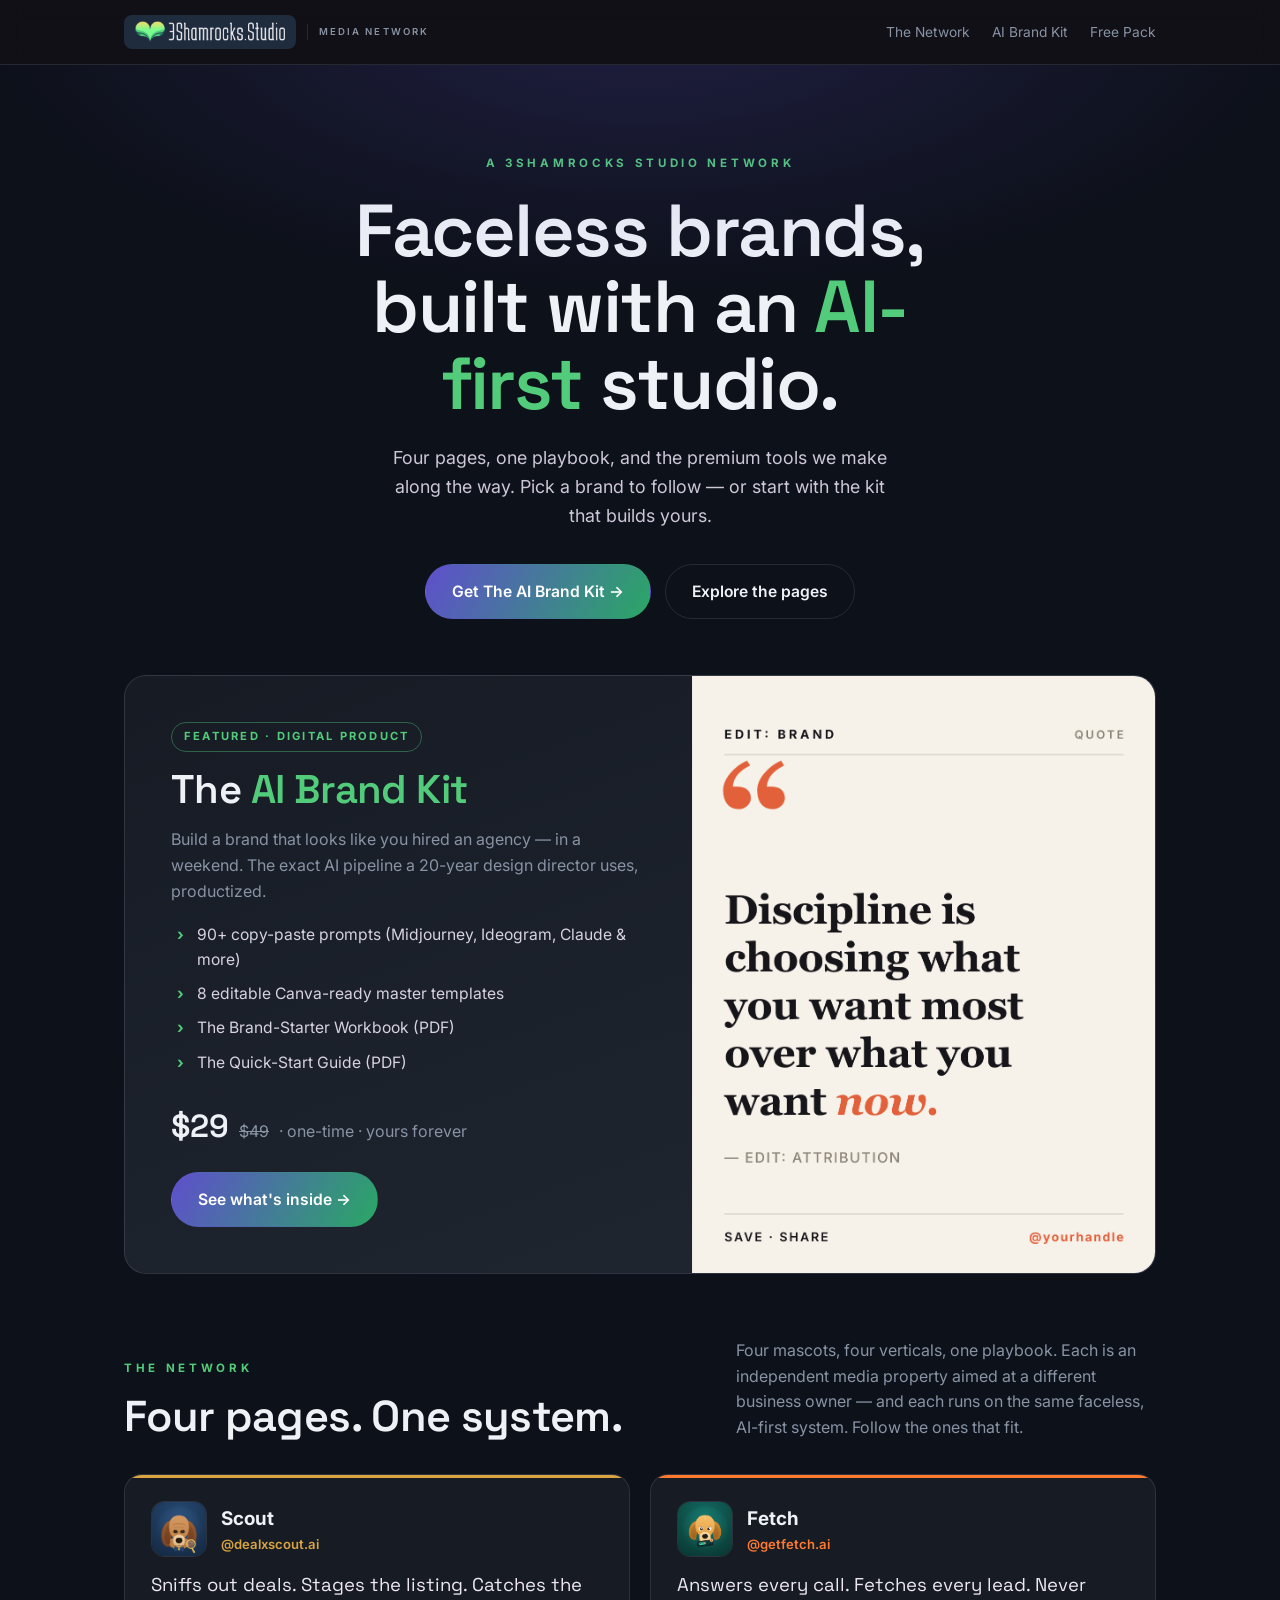
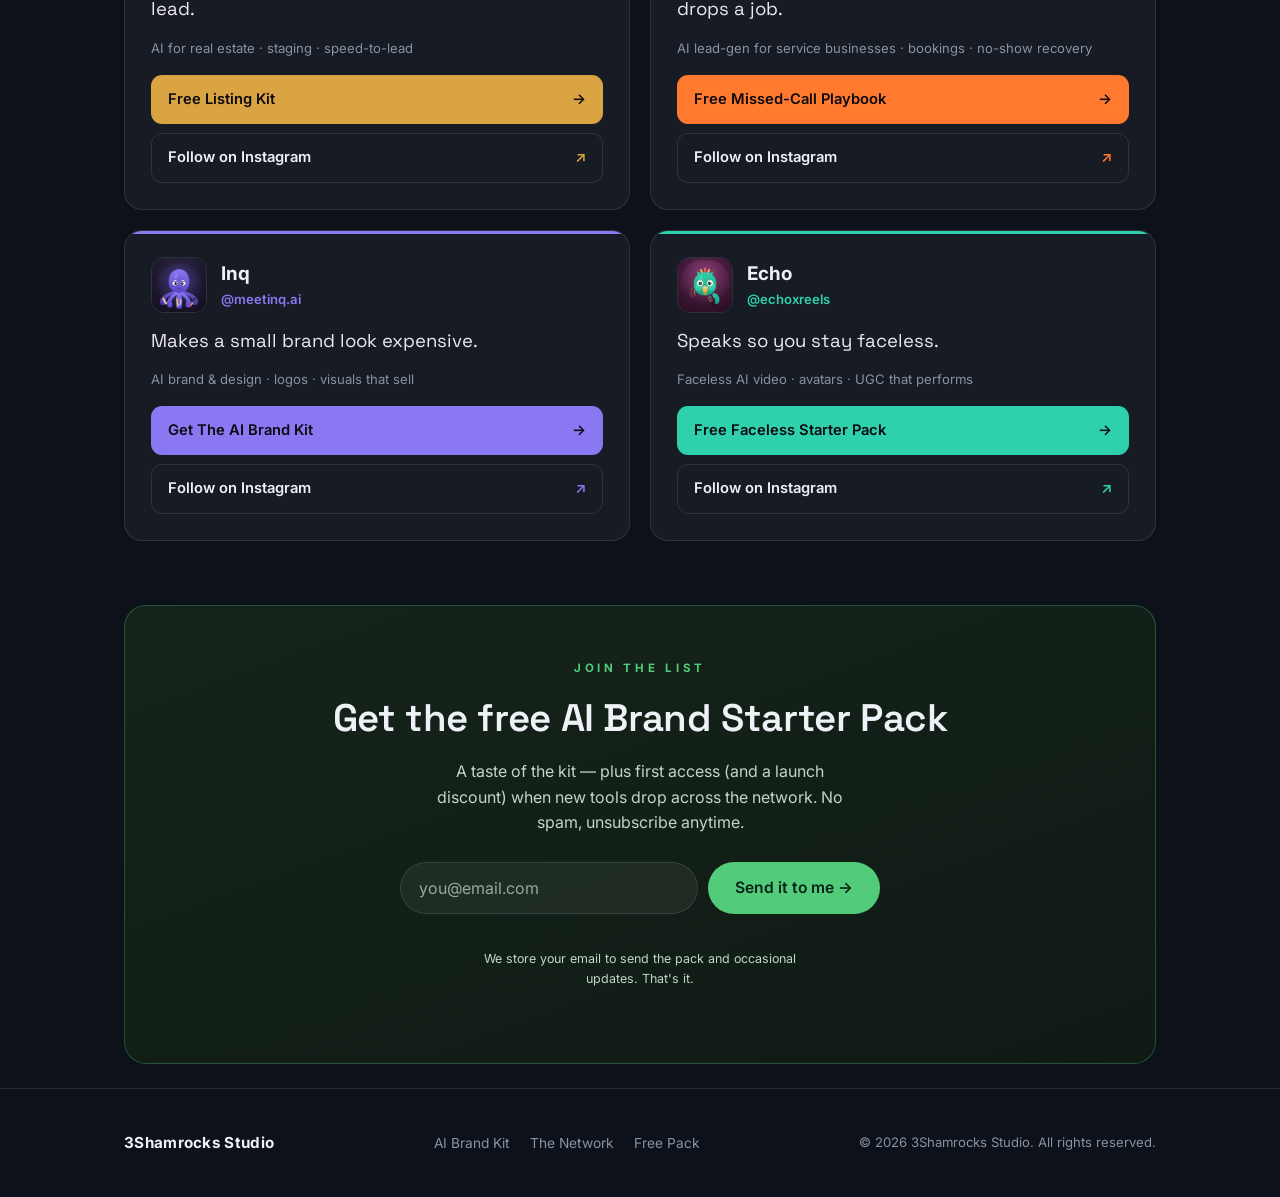
<file: index.html>
<!DOCTYPE html>
<html lang="en">
<head>
<meta charset="UTF-8">
<meta name="viewport" content="width=device-width, initial-scale=1">
<title>3Shamrocks Media Network — faceless brands, built with an AI-first studio</title>
<meta name="description" content="The 3Shamrocks Media Network: a portfolio of faceless brands and the digital tools we build — including The AI Brand Kit. Follow the pages, grab the kit, join the list.">
<meta name="theme-color" content="#121016">
<link rel="icon" href="assets/3s-logo.png" type="image/png">
<!-- Open Graph -->
<meta property="og:title" content="3Shamrocks Media Network">
<meta property="og:description" content="Faceless brands + the AI-powered tools we build. Start with The AI Brand Kit.">
<meta property="og:type" content="website">
<!-- Fonts (graceful fallback to Georgia/Helvetica if blocked) -->
<link rel="preconnect" href="https://fonts.googleapis.com">
<link rel="preconnect" href="https://fonts.gstatic.com" crossorigin>
<link href="https://fonts.googleapis.com/css2?family=Space+Grotesk:wght@400;500;600;700&family=Inter:wght@400;500;600;700&display=swap" rel="stylesheet">
<link rel="stylesheet" href="assets/styles.css">
</head>
<body>

<!-- ===== top bar ===== -->
<header class="topbar">
  <div class="wrap">
    <a class="brandmark" href="#top" aria-label="3Shamrocks Studio — Media Network">
      <span class="logo-back"><img class="logo" src="assets/3shamrocks.png" alt="3Shamrocks Studio"></span>
      <span class="tag">Media Network</span>
    </a>
    <nav class="topnav">
      <a href="#network">The Network</a>
      <a href="kit.html">AI Brand Kit</a>
      <a href="#get-access">Free Pack</a>
    </nav>
  </div>
</header>

<a id="top"></a>

<!-- ===== hero ===== -->
<section class="hero">
  <div class="wrap">
    <span class="eyebrow">A 3Shamrocks Studio network</span>
    <h1>Faceless brands, built with an <em>AI-first</em> studio.</h1>
    <p class="lede">Four pages, one playbook, and the premium tools we make along the way. Pick a brand to follow — or start with the kit that builds yours.</p>
    <div class="cta-row">
      <a class="btn btn-primary" href="kit.html">Get The AI Brand Kit →</a>
      <a class="btn btn-ghost" href="#network">Explore the pages</a>
    </div>
  </div>
</section>

<!-- ===== featured product ===== -->
<section class="wrap" id="featured">
  <div class="feature">
    <div class="copy">
      <span class="tag">Featured · Digital Product</span>
      <h3>The <em>AI Brand Kit</em></h3>
      <p class="muted">Build a brand that looks like you hired an agency — in a weekend. The exact AI pipeline a 20-year design director uses, productized.</p>
      <ul>
        <li>90+ copy-paste prompts (Midjourney, Ideogram, Claude &amp; more)</li>
        <li>8 editable Canva-ready master templates</li>
        <li>The Brand-Starter Workbook (PDF)</li>
        <li>The Quick-Start Guide (PDF)</li>
      </ul>
      <div class="price">
        <span class="now serif">$29</span>
        <span class="was">$49</span>
        <span class="muted">· one-time · yours forever</span>
      </div>
      <a class="btn btn-primary" href="kit.html">See what's inside →</a>
    </div>
    <div class="visual" role="img" aria-label="Preview of an AI Brand Kit template"></div>
  </div>
</section>

<!-- ===== the network ===== -->
<section id="network">
  <div class="wrap">
    <div class="section-head">
      <div>
        <span class="eyebrow">The Network</span>
        <h2>Four pages. One system.</h2>
      </div>
      <p>Four mascots, four verticals, one playbook. Each is an independent media property aimed at a different business owner — and each runs on the same faceless, AI-first system. Follow the ones that fit.</p>
    </div>

    <div class="brand-grid">

      <!-- Scout -->
      <article class="brand-card" id="scout" style="--accent:var(--scout)">
        <div class="head">
          <img src="assets/brands/scout.png" alt="Scout — bloodhound mascot logo">
          <div>
            <div class="name">Scout</div>
            <div class="handle">@dealxscout.ai</div>
          </div>
        </div>
        <p class="promise">Sniffs out deals. Stages the listing. Catches the lead.</p>
        <p class="pillars">AI for real estate · staging · speed-to-lead</p>
        <div class="links">
          <a class="lnk solid" href="#get-access">Free Listing Kit <span class="arr">→</span></a>
          <a class="lnk" href="https://instagram.com/dealxscout.ai" target="_blank" rel="noopener">Follow on Instagram <span class="arr">↗</span></a>
        </div>
      </article>

      <!-- Fetch -->
      <article class="brand-card" id="fetch" style="--accent:var(--fetch)">
        <div class="head">
          <img src="assets/brands/fetch.png" alt="Fetch — golden retriever mascot logo">
          <div>
            <div class="name">Fetch</div>
            <div class="handle">@getfetch.ai</div>
          </div>
        </div>
        <p class="promise">Answers every call. Fetches every lead. Never drops a job.</p>
        <p class="pillars">AI lead-gen for service businesses · bookings · no-show recovery</p>
        <div class="links">
          <a class="lnk solid" href="#get-access">Free Missed-Call Playbook <span class="arr">→</span></a>
          <a class="lnk" href="https://instagram.com/getfetch.ai" target="_blank" rel="noopener">Follow on Instagram <span class="arr">↗</span></a>
        </div>
      </article>

      <!-- Inq -->
      <article class="brand-card" id="inq" style="--accent:var(--inq)">
        <div class="head">
          <img src="assets/brands/inq.png" alt="Inq — octopus mascot logo">
          <div>
            <div class="name">Inq</div>
            <div class="handle">@meetinq.ai</div>
          </div>
        </div>
        <p class="promise">Makes a small brand look expensive.</p>
        <p class="pillars">AI brand &amp; design · logos · visuals that sell</p>
        <div class="links">
          <a class="lnk solid" href="kit.html">Get The AI Brand Kit <span class="arr">→</span></a>
          <a class="lnk" href="https://instagram.com/meetinq.ai" target="_blank" rel="noopener">Follow on Instagram <span class="arr">↗</span></a>
        </div>
      </article>

      <!-- Echo -->
      <article class="brand-card" id="echo" style="--accent:var(--echo)">
        <div class="head">
          <img src="assets/brands/echo.png" alt="Echo — parrot mascot logo">
          <div>
            <div class="name">Echo</div>
            <div class="handle">@echoxreels</div>
          </div>
        </div>
        <p class="promise">Speaks so you stay faceless.</p>
        <p class="pillars">Faceless AI video · avatars · UGC that performs</p>
        <div class="links">
          <a class="lnk solid" href="#get-access">Free Faceless Starter Pack <span class="arr">→</span></a>
          <a class="lnk" href="https://instagram.com/echoxreels" target="_blank" rel="noopener">Follow on Instagram <span class="arr">↗</span></a>
        </div>
      </article>

    </div>
  </div>
</section>

<!-- ===== email capture ===== -->
<section class="wrap" id="get-access">
  <div class="capture">
    <span class="eyebrow">Join the list</span>
    <h2>Get the free AI Brand Starter Pack</h2>
    <p>A taste of the kit — plus first access (and a launch discount) when new tools drop across the network. No spam, unsubscribe anytime.</p>
    <form class="eform" data-source="hub" novalidate>
      <input type="email" name="email" placeholder="you@email.com" aria-label="Email address" required>
      <button class="btn btn-emerald" type="submit">Send it to me →</button>
    </form>
    <div class="form-msg" role="status" aria-live="polite"></div>
    <p class="form-note">We store your email to send the pack and occasional updates. That's it.</p>
  </div>
</section>

<!-- ===== footer ===== -->
<footer>
  <div class="wrap">
    <span class="footer-word">3Shamrocks Studio</span>
    <nav class="fnav">
      <a href="kit.html">AI Brand Kit</a>
      <a href="#network">The Network</a>
      <a href="#get-access">Free Pack</a>
    </nav>
    <small>© <span data-year>2026</span> 3Shamrocks Studio. All rights reserved.</small>
  </div>
</footer>

<script src="assets/app.js"></script>
</body>
</html>
</file>
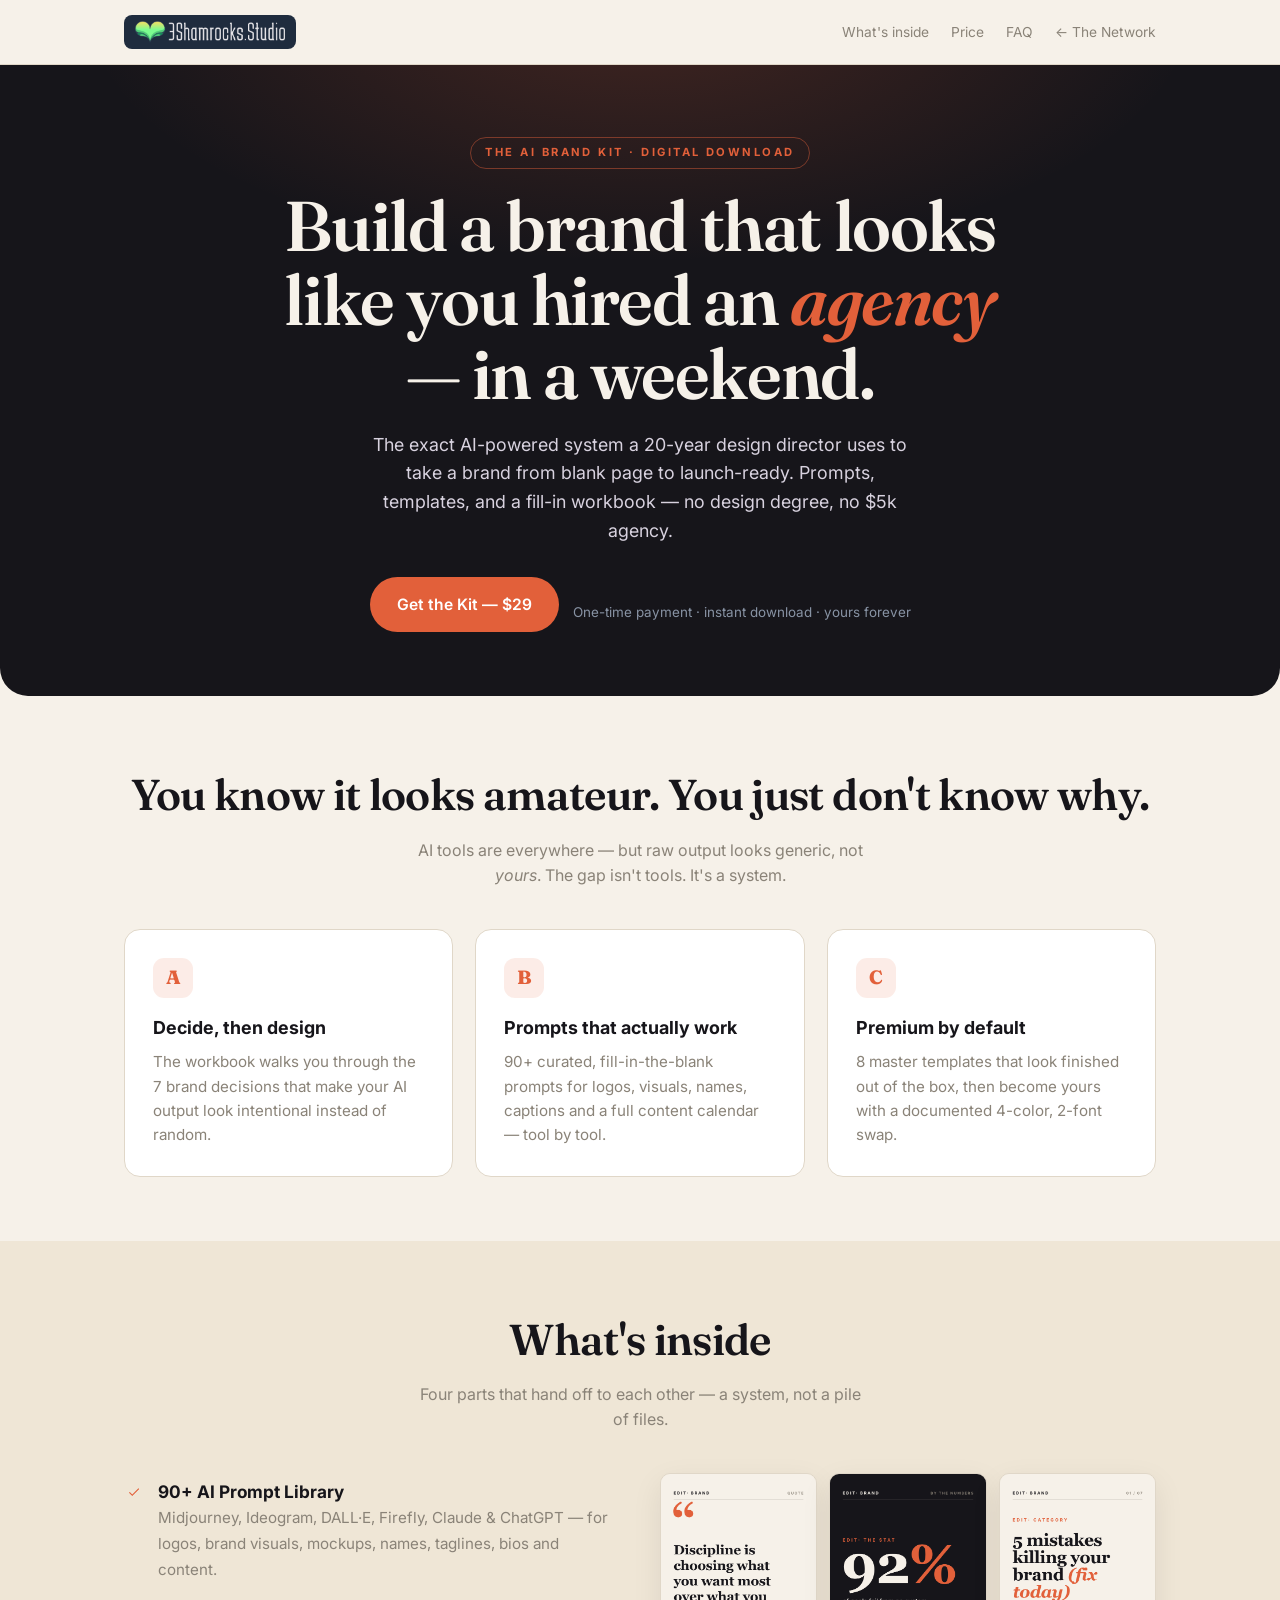
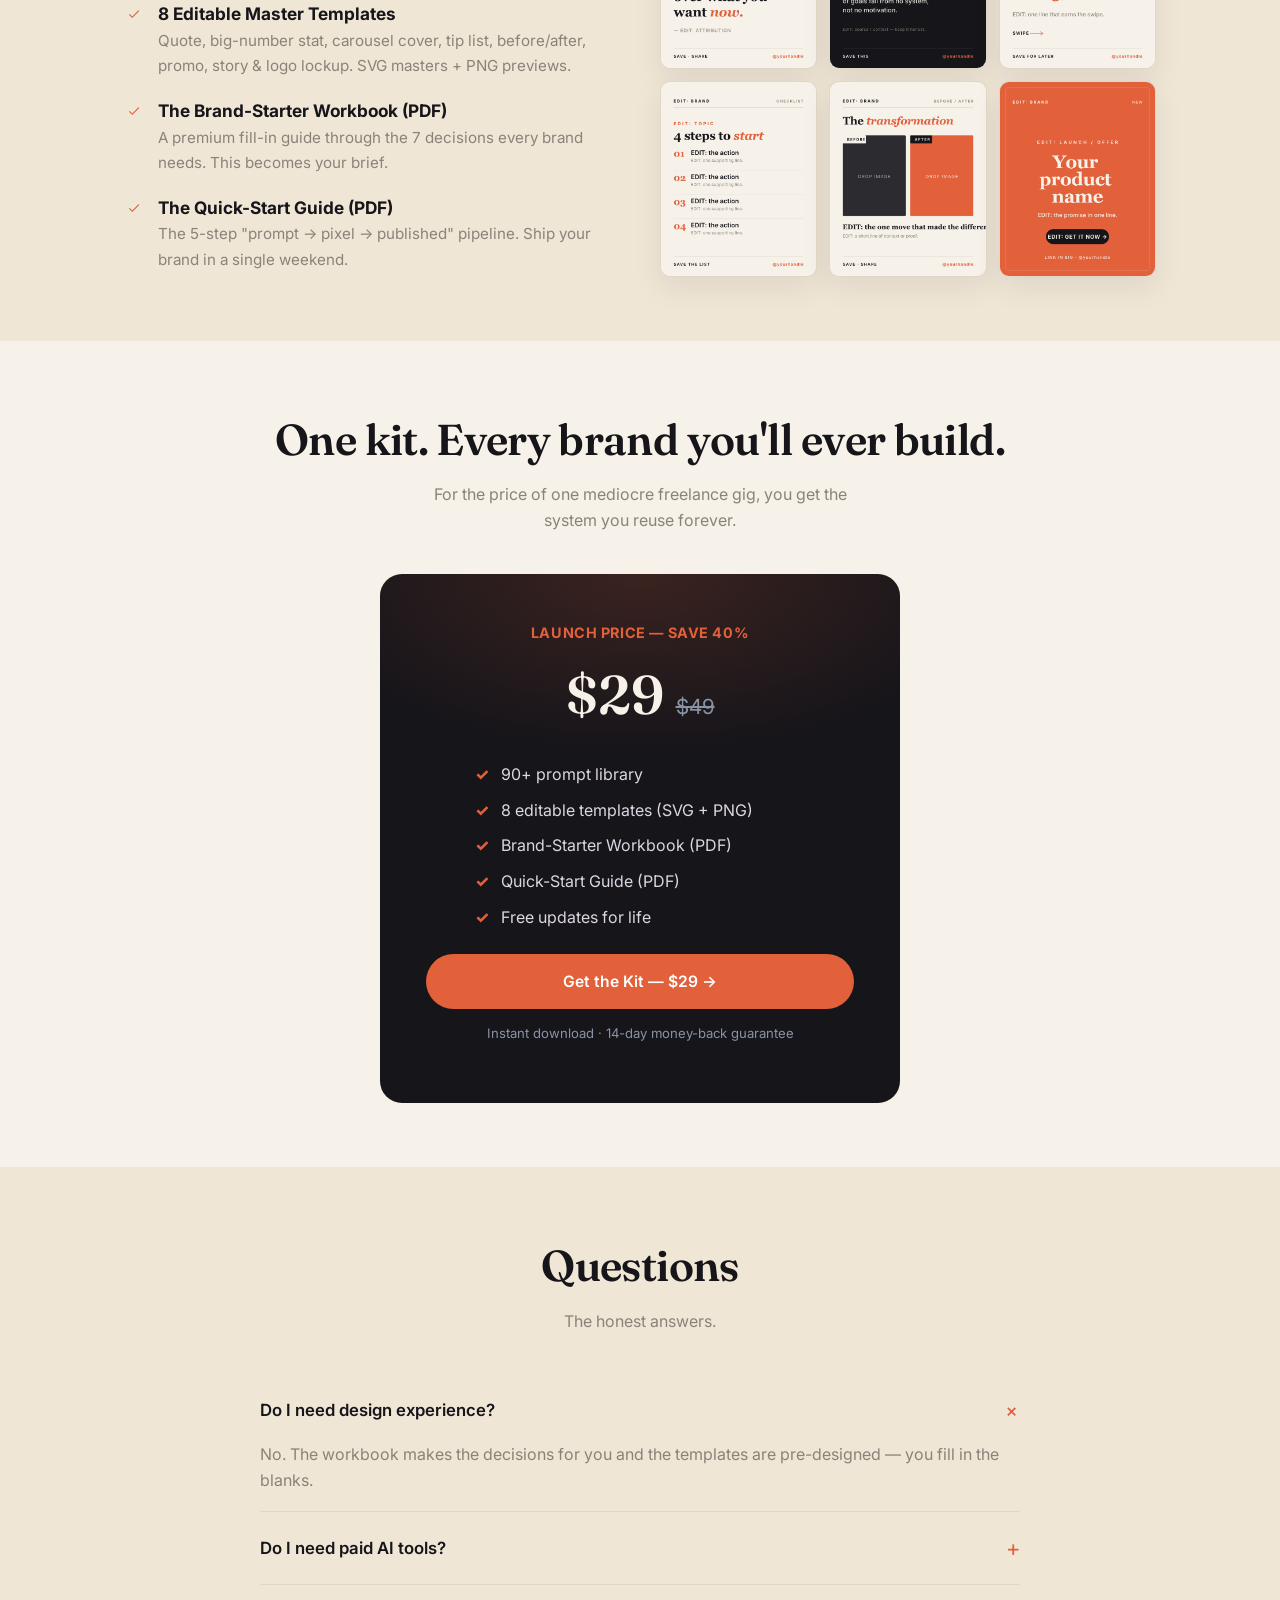
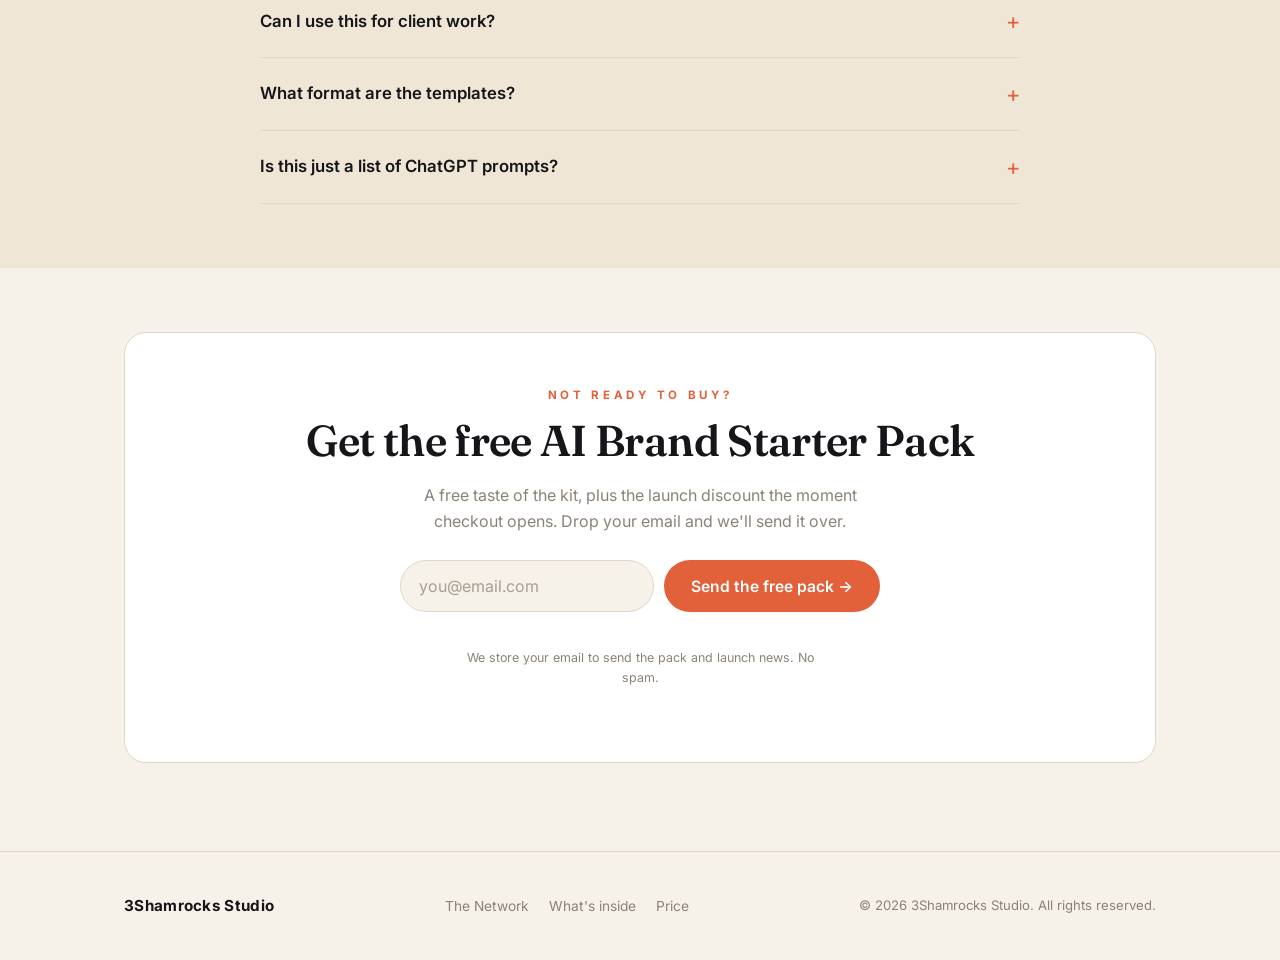
<file: kit.html>
<!DOCTYPE html>
<html lang="en">
<head>
<meta charset="UTF-8">
<meta name="viewport" content="width=device-width, initial-scale=1">
<title>The AI Brand Kit — build a premium brand in a weekend | 3Shamrocks Studio</title>
<meta name="description" content="The AI Brand Kit: 90+ prompts, 8 editable templates, and two premium PDF guides. The exact AI pipeline a 20-year design director uses to take a brand from blank page to launch-ready. $29.">
<meta name="theme-color" content="#121016">
<link rel="icon" href="assets/3s-logo.png" type="image/png">
<meta property="og:title" content="The AI Brand Kit — build a premium brand in a weekend">
<meta property="og:description" content="90+ prompts, 8 editable templates, a fill-in workbook & quick-start guide. $29.">
<meta property="og:type" content="product">
<link rel="preconnect" href="https://fonts.googleapis.com">
<link rel="preconnect" href="https://fonts.gstatic.com" crossorigin>
<link href="https://fonts.googleapis.com/css2?family=Fraunces:ital,opsz,wght@0,9..144,400;0,9..144,600;1,9..144,500;1,9..144,600&family=Inter:wght@400;500;600;700&display=swap" rel="stylesheet">
<link rel="stylesheet" href="assets/styles.css">
</head>
<body class="kit">

<!-- ===== top bar ===== -->
<header class="topbar">
  <div class="wrap">
    <a class="brandmark" href="index.html" aria-label="3Shamrocks Studio">
      <span class="logo-back"><img class="logo" src="assets/3shamrocks.png" alt="3Shamrocks Studio"></span>
    </a>
    <nav class="topnav">
      <a href="#inside">What's inside</a>
      <a href="#price">Price</a>
      <a href="#faq">FAQ</a>
      <a href="index.html">← The Network</a>
    </nav>
  </div>
</header>

<!-- ===== hero ===== -->
<section class="khero">
  <div class="wrap">
    <span class="tag">The AI Brand Kit · Digital download</span>
    <h1>Build a brand that looks like you hired an <em>agency</em> — in a weekend.</h1>
    <p class="lede">The exact AI-powered system a 20-year design director uses to take a brand from blank page to launch-ready. Prompts, templates, and a fill-in workbook — no design degree, no $5k agency.</p>
    <div class="cta-row">
      <a class="btn btn-primary" data-buy href="#price">Get the Kit — $29</a>
      <span class="reassure">One-time payment · instant download · yours forever</span>
    </div>
  </div>
</section>

<!-- ===== problem / benefits ===== -->
<section class="ksection">
  <div class="wrap">
    <h2>You know it looks amateur. You just don't know why.</h2>
    <p class="sub">AI tools are everywhere — but raw output looks generic, not <em>yours</em>. The gap isn't tools. It's a system.</p>
    <div class="benefits">
      <div class="benefit">
        <div class="ic">A</div>
        <h3>Decide, then design</h3>
        <p>The workbook walks you through the 7 brand decisions that make your AI output look intentional instead of random.</p>
      </div>
      <div class="benefit">
        <div class="ic">B</div>
        <h3>Prompts that actually work</h3>
        <p>90+ curated, fill-in-the-blank prompts for logos, visuals, names, captions and a full content calendar — tool by tool.</p>
      </div>
      <div class="benefit">
        <div class="ic">C</div>
        <h3>Premium by default</h3>
        <p>8 master templates that look finished out of the box, then become yours with a documented 4-color, 2-font swap.</p>
      </div>
    </div>
  </div>
</section>

<!-- ===== what's inside ===== -->
<section class="ksection" id="inside" style="background:var(--paper-2)">
  <div class="wrap">
    <h2>What's inside</h2>
    <p class="sub">Four parts that hand off to each other — a system, not a pile of files.</p>
    <div class="inside">
      <ul class="inside-list">
        <li><b>90+ AI Prompt Library</b><span>Midjourney, Ideogram, DALL·E, Firefly, Claude &amp; ChatGPT — for logos, brand visuals, mockups, names, taglines, bios and content.</span></li>
        <li><b>8 Editable Master Templates</b><span>Quote, big-number stat, carousel cover, tip list, before/after, promo, story &amp; logo lockup. SVG masters + PNG previews.</span></li>
        <li><b>The Brand-Starter Workbook (PDF)</b><span>A premium fill-in guide through the 7 decisions every brand needs. This becomes your brief.</span></li>
        <li><b>The Quick-Start Guide (PDF)</b><span>The 5-step "prompt → pixel → published" pipeline. Ship your brand in a single weekend.</span></li>
      </ul>
      <div class="gallery">
        <img src="assets/kit/t-quote.png" alt="Quote card template preview" loading="lazy">
        <img src="assets/kit/t-stat.png" alt="Stat card template preview" loading="lazy">
        <img src="assets/kit/t-carousel.png" alt="Carousel cover template preview" loading="lazy">
        <img src="assets/kit/t-tiplist.png" alt="Tip list template preview" loading="lazy">
        <img src="assets/kit/t-beforeafter.png" alt="Before and after template preview" loading="lazy">
        <img src="assets/kit/t-promo.png" alt="Promo template preview" loading="lazy">
      </div>
    </div>
  </div>
</section>

<!-- ===== price ===== -->
<section class="ksection" id="price">
  <div class="wrap">
    <h2>One kit. Every brand you'll ever build.</h2>
    <p class="sub">For the price of one mediocre freelance gig, you get the system you reuse forever.</p>
    <div class="pricebox">
      <div class="inner">
        <span class="save">LAUNCH PRICE — SAVE 40%</span>
        <div class="price">
          <span class="now">$29</span>
          <span class="was">$49</span>
        </div>
        <ul>
          <li>90+ prompt library</li>
          <li>8 editable templates (SVG + PNG)</li>
          <li>Brand-Starter Workbook (PDF)</li>
          <li>Quick-Start Guide (PDF)</li>
          <li>Free updates for life</li>
        </ul>
        <a class="btn btn-primary btn-block" data-buy href="#get-access">Get the Kit — $29 →</a>
        <p class="reassure">Instant download · 14-day money-back guarantee</p>
      </div>
    </div>
  </div>
</section>

<!-- ===== FAQ ===== -->
<section class="ksection" id="faq" style="background:var(--paper-2)">
  <div class="wrap">
    <h2>Questions</h2>
    <p class="sub">The honest answers.</p>
    <div class="faq">
      <details open><summary>Do I need design experience?</summary><p>No. The workbook makes the decisions for you and the templates are pre-designed — you fill in the blanks.</p></details>
      <details><summary>Do I need paid AI tools?</summary><p>No. The prompts work with free tiers (Ideogram, DALL·E, Claude, free Canva). Paid tools help but aren't required, and the guide tells you what's worth it.</p></details>
      <details><summary>Can I use this for client work?</summary><p>Yes — you can charge for the final designs you create. You just can't resell the kit files themselves. (Team license available — just ask.)</p></details>
      <details><summary>What format are the templates?</summary><p>Editable SVG masters plus PNG previews. Import the SVGs into Canva (Pro), Figma, Illustrator, or Affinity and swap colors + fonts.</p></details>
      <details><summary>Is this just a list of ChatGPT prompts?</summary><p>No. It's prompts <em>plus</em> the strategy, templates, and workflow that turn raw AI output into a finished, consistent brand.</p></details>
    </div>
  </div>
</section>

<!-- ===== email capture (pre-launch / lead magnet) ===== -->
<section class="ksection" id="get-access">
  <div class="wrap">
    <div class="capture">
      <span class="eyebrow" style="color:var(--clay)">Not ready to buy?</span>
      <h2>Get the free AI Brand Starter Pack</h2>
      <p>A free taste of the kit, plus the launch discount the moment checkout opens. Drop your email and we'll send it over.</p>
      <form class="eform" data-source="kit-landing" novalidate>
        <input type="email" name="email" placeholder="you@email.com" aria-label="Email address" required>
        <button class="btn btn-primary" type="submit">Send the free pack →</button>
      </form>
      <div class="form-msg" role="status" aria-live="polite"></div>
      <p class="form-note">We store your email to send the pack and launch news. No spam.</p>
    </div>
  </div>
</section>

<!-- ===== footer ===== -->
<footer>
  <div class="wrap">
    <span class="footer-word">3Shamrocks Studio</span>
    <nav class="fnav">
      <a href="index.html">The Network</a>
      <a href="#inside">What's inside</a>
      <a href="#price">Price</a>
    </nav>
    <small>© <span data-year>2026</span> 3Shamrocks Studio. All rights reserved.</small>
  </div>
</footer>

<script src="assets/app.js"></script>
</body>
</html>
</file>
<file: assets/styles.css>
/* ============================================================
   3Shamrocks Media Network — shared styles
   © 2026 3Shamrocks Studio
   ============================================================ */
:root{
  /* === 3Shamrocks STUDIO house brand — from Design-System/tokens.css === */
  --ink:#0d111a;        /* n-950 cosmic navy — hub background */
  --ink-2:#161b24;      /* n-900 surface */
  --ink-3:#212732;      /* n-800 raised surface */
  --paper:#eef1f6;      /* light text on the dark hub */
  --paper-2:#e6eaf0;
  --mute:#8893a4;       /* n-400 — muted text on navy */
  --mute-ink:#8A8378;   /* (AI Brand Kit product world) */
  --line:rgba(180,189,202,.14);
  --line-ink:#e0d7c8;   /* (AI Brand Kit product world) */
  --brand:#52cc7a;      /* shamrock green — studio signature accent */
  --indigo:#5f4fcc;     /* cosmic indigo — studio primary */
  --indigo-lite:#7a6bd8;
  --brand-gradient:linear-gradient(120deg,#5f4fcc 0%,#2aa765 100%);
  --logoback:#1f2c3e;   /* mandatory wordmark backing (brand book) */
  --clay:#E2603A;       /* AI Brand Kit product accent */
  /* per-brand mascot accents (each page's own documented brand colour) */
  --scout:#d9a441;   /* Scout — brass (real estate) */
  --fetch:#ff7a2f;   /* Fetch — safety orange (service lead-gen) */
  --inq:#8a78f2;     /* Inq — ink violet (design) */
  --echo:#2fd0ac;    /* Echo — stage teal (AI video) */
  --maxw:1080px;
  --serif:'Space Grotesk','Inter',system-ui,sans-serif;  /* studio display */
  --sans:'Inter',system-ui,-apple-system,'Helvetica Neue',Arial,sans-serif;
}
/* The AI Brand Kit is its own product world — the framework permits this
   ("no studio-wide palette imposed on products"). Clay/cream + Fraunces. */
body.kit{
  --ink:#16151A; --paper:#F6F1E9; --paper-2:#efe6d6;
  --serif:'Fraunces',Georgia,'Times New Roman',serif;
}
*{box-sizing:border-box}
html{scroll-behavior:smooth}
body{
  margin:0;background:var(--ink);color:var(--paper);
  font-family:var(--sans);line-height:1.6;-webkit-font-smoothing:antialiased;
  text-rendering:optimizeLegibility;
}
img{max-width:100%;display:block}
a{color:inherit;text-decoration:none}
.wrap{max-width:var(--maxw);margin:0 auto;padding:0 24px}
.serif{font-family:var(--serif)}
.eyebrow{font-size:.72rem;letter-spacing:.32em;text-transform:uppercase;font-weight:700;color:var(--brand)}
.muted{color:var(--mute)}

/* ---------- buttons ---------- */
.btn{
  display:inline-flex;align-items:center;gap:.5em;justify-content:center;
  padding:14px 26px;border-radius:999px;font-weight:600;font-size:.98rem;
  border:1px solid transparent;cursor:pointer;transition:transform .15s ease,background .2s ease,opacity .2s ease;
  font-family:var(--sans);
}
.btn:hover{transform:translateY(-2px)}
.btn-primary{background:var(--brand-gradient);color:#fff}
body.kit .btn-primary{background:var(--clay)}   /* AI Brand Kit product world */
.btn-emerald{background:var(--brand);color:#08231a}
.btn-ghost{background:transparent;border-color:var(--line);color:var(--paper)}
.btn-ghost:hover{border-color:var(--paper);background:rgba(255,255,255,.04)}
.btn-block{display:flex;width:100%}

/* ---------- top bar ---------- */
.topbar{position:sticky;top:0;z-index:50;background:rgba(18,16,22,.82);backdrop-filter:blur(10px);border-bottom:1px solid var(--line)}
.topbar .wrap{display:flex;align-items:center;justify-content:space-between;height:64px}
.brandmark{display:flex;align-items:center;gap:11px;font-weight:700;letter-spacing:.02em}
/* Brand rule: the wordmark ALWAYS sits on the dark-grey backing #1f2c3e */
.brandmark .logo-back{background:var(--logoback);border-radius:8px;padding:6px 11px;display:inline-flex;align-items:center}
.brandmark .logo{height:22px;width:auto;display:block}
.brandmark .tag{font-size:.6rem;letter-spacing:.22em;color:var(--mute);font-weight:600;text-transform:uppercase;border-left:1px solid var(--line);padding-left:11px}
body.kit .brandmark .tag{border-left-color:var(--line-ink);color:var(--mute-ink)}
.topnav{display:flex;gap:22px;font-size:.86rem}
.topnav a{color:var(--mute);transition:color .2s}
.topnav a:hover{color:var(--paper)}

/* ---------- hero ---------- */
.hero{padding:84px 0 56px;text-align:center;position:relative;overflow:hidden}
.hero::after{content:"";position:absolute;inset:0;background:radial-gradient(1100px 460px at 50% -8%,rgba(95,79,204,.22),transparent 60%);pointer-events:none}
.hero h1{font-family:var(--serif);font-weight:600;font-size:clamp(2.6rem,6.6vw,4.6rem);line-height:1.04;letter-spacing:-.02em;margin:18px auto 0;max-width:14ch}
.hero h1 em{font-style:normal;color:var(--brand)}
.hero p.lede{max-width:46ch;margin:22px auto 0;font-size:1.12rem;color:#cdc6d6}
.hero .cta-row{margin-top:34px;display:flex;gap:14px;justify-content:center;flex-wrap:wrap}

/* ---------- section ---------- */
section{padding:64px 0}
.section-head{display:flex;align-items:flex-end;justify-content:space-between;gap:20px;margin-bottom:34px;flex-wrap:wrap}
.section-head h2{font-family:var(--serif);font-weight:600;font-size:clamp(1.8rem,4vw,2.7rem);letter-spacing:-.015em;margin:.3em 0 0;line-height:1.1}
.section-head p{margin:0;color:var(--mute);max-width:42ch}

/* ---------- featured product card ---------- */
.feature{
  background:linear-gradient(160deg,var(--ink-2),var(--ink-3));
  border:1px solid var(--line);border-radius:22px;overflow:hidden;
  display:grid;grid-template-columns:1.1fr .9fr;gap:0;
}
.feature .copy{padding:46px}
.feature .tag{display:inline-block;font-size:.7rem;letter-spacing:.2em;text-transform:uppercase;color:var(--brand);font-weight:700;border:1px solid rgba(82,204,122,.4);border-radius:999px;padding:5px 12px}
.feature h3{font-family:var(--serif);font-weight:600;font-size:clamp(1.8rem,3.4vw,2.5rem);line-height:1.08;margin:16px 0 12px;letter-spacing:-.015em}
.feature h3 em{font-style:normal;color:var(--brand)}
.feature ul{list-style:none;padding:0;margin:18px 0 26px;display:grid;gap:9px}
.feature li{padding-left:26px;position:relative;color:#d8d2df;font-size:.98rem}
.feature li::before{content:"›";position:absolute;left:6px;color:var(--brand);font-weight:700}
.feature .price{display:flex;align-items:baseline;gap:10px;margin-bottom:20px}
.feature .price .now{font-family:var(--serif);font-size:2rem;font-weight:600}
.feature .price .was{color:var(--mute);text-decoration:line-through}
.feature .visual{background:#0c0a10 url('kit/t-quote.png') center/cover;border-left:1px solid var(--line);min-height:380px}

/* ---------- brand grid ---------- */
.brand-grid{display:grid;grid-template-columns:repeat(2,1fr);gap:20px}
.brand-card{
  background:var(--ink-2);border:1px solid var(--line);border-radius:18px;padding:26px;
  display:flex;flex-direction:column;gap:16px;position:relative;overflow:hidden;
  transition:border-color .25s,transform .2s;
}
.brand-card:hover{transform:translateY(-3px)}
.brand-card::before{content:"";position:absolute;top:0;left:0;width:100%;height:3px;background:var(--accent,var(--brand))}
.brand-card .head{display:flex;align-items:center;gap:14px}
.brand-card .head img{width:56px;height:56px;border-radius:13px;border:1px solid var(--line)}
.brand-card .head .name{font-weight:700;font-size:1.18rem}
.brand-card .head .handle{font-size:.82rem;color:var(--accent,var(--brand));font-weight:600}
.brand-card .promise{font-family:var(--serif);font-size:1.16rem;line-height:1.3;color:#eee7f2;margin:0}
.brand-card .pillars{font-size:.82rem;color:var(--mute);margin:0}
.brand-card .links{margin-top:auto;display:grid;gap:9px}
.brand-card .lnk{
  display:flex;align-items:center;justify-content:space-between;
  padding:12px 16px;border-radius:11px;border:1px solid var(--line);
  font-weight:600;font-size:.92rem;transition:background .2s,border-color .2s;
}
.brand-card .lnk:hover{background:rgba(255,255,255,.05);border-color:var(--accent,var(--brand))}
.brand-card .lnk .arr{color:var(--accent,var(--brand))}
.brand-card .lnk.solid{background:var(--accent,var(--brand));color:#0c0a10;border-color:transparent}
.brand-card .lnk.solid .arr{color:#0c0a10}

/* ---------- email capture ---------- */
.capture{background:linear-gradient(160deg,#15241b,#0f1a14);border:1px solid rgba(82,204,122,.3);border-radius:22px;padding:48px;text-align:center}
.capture h2{font-family:var(--serif);font-weight:600;font-size:clamp(1.7rem,3.4vw,2.4rem);margin:8px 0 10px;letter-spacing:-.01em}
.capture p{color:#bfd6c8;max-width:44ch;margin:0 auto 26px}
.eform{display:flex;gap:10px;max-width:480px;margin:0 auto;flex-wrap:wrap;justify-content:center}
.eform input[type=email]{
  flex:1;min-width:220px;padding:15px 18px;border-radius:999px;border:1px solid var(--line);
  background:rgba(255,255,255,.06);color:var(--paper);font-size:1rem;font-family:var(--sans);
}
.eform input::placeholder{color:#9aa79f}
.eform input:focus{outline:2px solid var(--brand);outline-offset:1px}
.form-note{font-size:.78rem;color:#8fae9c;margin-top:14px}
.form-msg{margin-top:16px;font-weight:600;min-height:1.2em}
.form-msg.ok{color:var(--echo)}
.form-msg.err{color:#ff8d6d}

/* ---------- footer ---------- */
footer{border-top:1px solid var(--line);padding:42px 0;margin-top:24px}
footer .wrap{display:flex;justify-content:space-between;align-items:center;gap:18px;flex-wrap:wrap}
footer .fnav{display:flex;gap:20px;font-size:.86rem}
footer .fnav a{color:var(--mute)}
footer .fnav a:hover{color:var(--paper)}
footer small{color:var(--mute);font-size:.82rem}
footer .footer-word{font-weight:700;letter-spacing:.02em;color:var(--paper);font-size:.95rem}
body.kit footer .footer-word{color:var(--ink)}

/* ============================================================
   KIT LANDING PAGE (light / paper theme)
   ============================================================ */
body.kit{background:var(--paper);color:var(--ink)}
body.kit .topbar{background:rgba(246,241,233,.85);border-bottom:1px solid var(--line-ink)}
body.kit .topbar .brandmark small{color:var(--mute-ink)}
body.kit .topnav a{color:var(--mute-ink)}
body.kit .topnav a:hover{color:var(--ink)}

.khero{background:var(--ink);color:var(--paper);border-radius:0 0 28px 28px;padding:72px 0 64px;text-align:center;position:relative;overflow:hidden}
.khero::after{content:"";position:absolute;inset:0;background:radial-gradient(900px 420px at 50% -10%,rgba(226,96,58,.22),transparent 62%)}
.khero .wrap{position:relative;z-index:1}
.khero .tag{display:inline-block;font-size:.7rem;letter-spacing:.22em;text-transform:uppercase;color:var(--clay);font-weight:700;border:1px solid rgba(226,96,58,.45);border-radius:999px;padding:6px 14px}
.khero h1{font-family:var(--serif);font-weight:600;font-size:clamp(2.6rem,6.4vw,4.4rem);line-height:1.05;letter-spacing:-.02em;margin:20px auto 0;max-width:16ch}
.khero h1 em{font-style:italic;color:var(--clay)}
.khero p.lede{max-width:50ch;margin:20px auto 0;font-size:1.12rem;color:#d8d2df}
.khero .cta-row{margin-top:32px;display:flex;gap:14px;justify-content:center;align-items:center;flex-wrap:wrap}
.khero .reassure{margin-top:16px;font-size:.84rem;color:var(--mute)}

.ksection{padding:64px 0}
.ksection h2{font-family:var(--serif);font-weight:600;font-size:clamp(1.8rem,4vw,2.7rem);letter-spacing:-.015em;text-align:center;margin:0 0 8px}
.ksection .sub{text-align:center;color:var(--mute-ink);max-width:46ch;margin:0 auto 40px}

.benefits{display:grid;grid-template-columns:repeat(3,1fr);gap:22px}
.benefit{background:#fff;border:1px solid var(--line-ink);border-radius:16px;padding:28px}
.benefit .ic{width:40px;height:40px;border-radius:11px;background:rgba(226,96,58,.12);color:var(--clay);display:flex;align-items:center;justify-content:center;font-weight:800;font-family:var(--serif);font-size:1.2rem}
.benefit h3{font-size:1.12rem;margin:16px 0 8px}
.benefit p{margin:0;color:var(--mute-ink);font-size:.95rem}

.inside{display:grid;grid-template-columns:1fr 1fr;gap:40px;align-items:center}
.inside .gallery{display:grid;grid-template-columns:repeat(3,1fr);gap:12px}
.inside .gallery img{border-radius:10px;border:1px solid var(--line-ink);box-shadow:0 10px 30px rgba(20,16,10,.08)}
.inside-list{list-style:none;padding:0;margin:0;display:grid;gap:18px}
.inside-list li{padding-left:34px;position:relative}
.inside-list li b{display:block;font-size:1.08rem}
.inside-list li span{color:var(--mute-ink);font-size:.95rem}
.inside-list li::before{content:"";position:absolute;left:0;top:4px;width:20px;height:20px;border-radius:6px;background:var(--clay);
  -webkit-mask:url("data:image/svg+xml;utf8,<svg xmlns='http://www.w3.org/2000/svg' viewBox='0 0 24 24'><path fill='white' d='M9 16.2 4.8 12l-1.4 1.4L9 19 21 7l-1.4-1.4z'/></svg>") center/14px no-repeat;
  mask:url("data:image/svg+xml;utf8,<svg xmlns='http://www.w3.org/2000/svg' viewBox='0 0 24 24'><path fill='white' d='M9 16.2 4.8 12l-1.4 1.4L9 19 21 7l-1.4-1.4z'/></svg>") center/14px no-repeat;}

.pricebox{max-width:520px;margin:0 auto;background:var(--ink);color:var(--paper);border-radius:22px;padding:46px;text-align:center;position:relative;overflow:hidden}
.pricebox::after{content:"";position:absolute;inset:0;background:radial-gradient(600px 300px at 50% 0,rgba(226,96,58,.18),transparent 60%)}
.pricebox .inner{position:relative;z-index:1}
.pricebox .price{display:flex;gap:12px;align-items:baseline;justify-content:center;margin:6px 0 6px}
.pricebox .now{font-family:var(--serif);font-size:3.4rem;font-weight:600}
.pricebox .was{color:var(--mute);text-decoration:line-through;font-size:1.3rem}
.pricebox .save{color:var(--clay);font-weight:700;font-size:.9rem;letter-spacing:.04em}
.pricebox ul{list-style:none;padding:0;margin:24px 0;text-align:left;display:grid;gap:10px;max-width:330px;margin-inline:auto}
.pricebox li{padding-left:26px;position:relative;color:#ddd6e2}
.pricebox li::before{content:"✓";position:absolute;left:0;color:var(--clay);font-weight:800}
.pricebox .reassure{color:var(--mute);font-size:.82rem;margin-top:14px}

.faq{max-width:760px;margin:0 auto}
.faq details{border-bottom:1px solid var(--line-ink);padding:18px 0}
.faq summary{cursor:pointer;font-weight:600;font-size:1.05rem;list-style:none;display:flex;justify-content:space-between;align-items:center}
.faq summary::-webkit-details-marker{display:none}
.faq summary::after{content:"+";color:var(--clay);font-size:1.4rem;font-weight:400;transition:transform .2s}
.faq details[open] summary::after{transform:rotate(45deg)}
.faq details p{margin:14px 0 0;color:var(--mute-ink)}

body.kit .capture{background:#fff;border:1px solid var(--line-ink)}
body.kit .capture h2{color:var(--ink)}
body.kit .capture p{color:var(--mute-ink)}
body.kit .eform input[type=email]{background:var(--paper);color:var(--ink);border:1px solid var(--line-ink)}
body.kit .eform input::placeholder{color:#a89e92}
body.kit .form-note{color:var(--mute-ink)}
body.kit footer{border-top:1px solid var(--line-ink)}
body.kit footer .fnav a,body.kit footer small{color:var(--mute-ink)}

/* ---------- responsive ---------- */
@media(max-width:860px){
  .feature{grid-template-columns:1fr}
  .feature .visual{min-height:220px;border-left:none;border-top:1px solid var(--line);order:-1}
  .brand-grid{grid-template-columns:1fr}
  .benefits{grid-template-columns:1fr}
  .inside{grid-template-columns:1fr}
  .inside .gallery{order:-1}
  .topnav{display:none}
}
@media(max-width:480px){
  .wrap{padding:0 18px}
  .feature .copy,.capture,.pricebox{padding:30px}
}
/* reduce motion */
@media(prefers-reduced-motion:reduce){*{scroll-behavior:auto!important;transition:none!important}}
</file>
